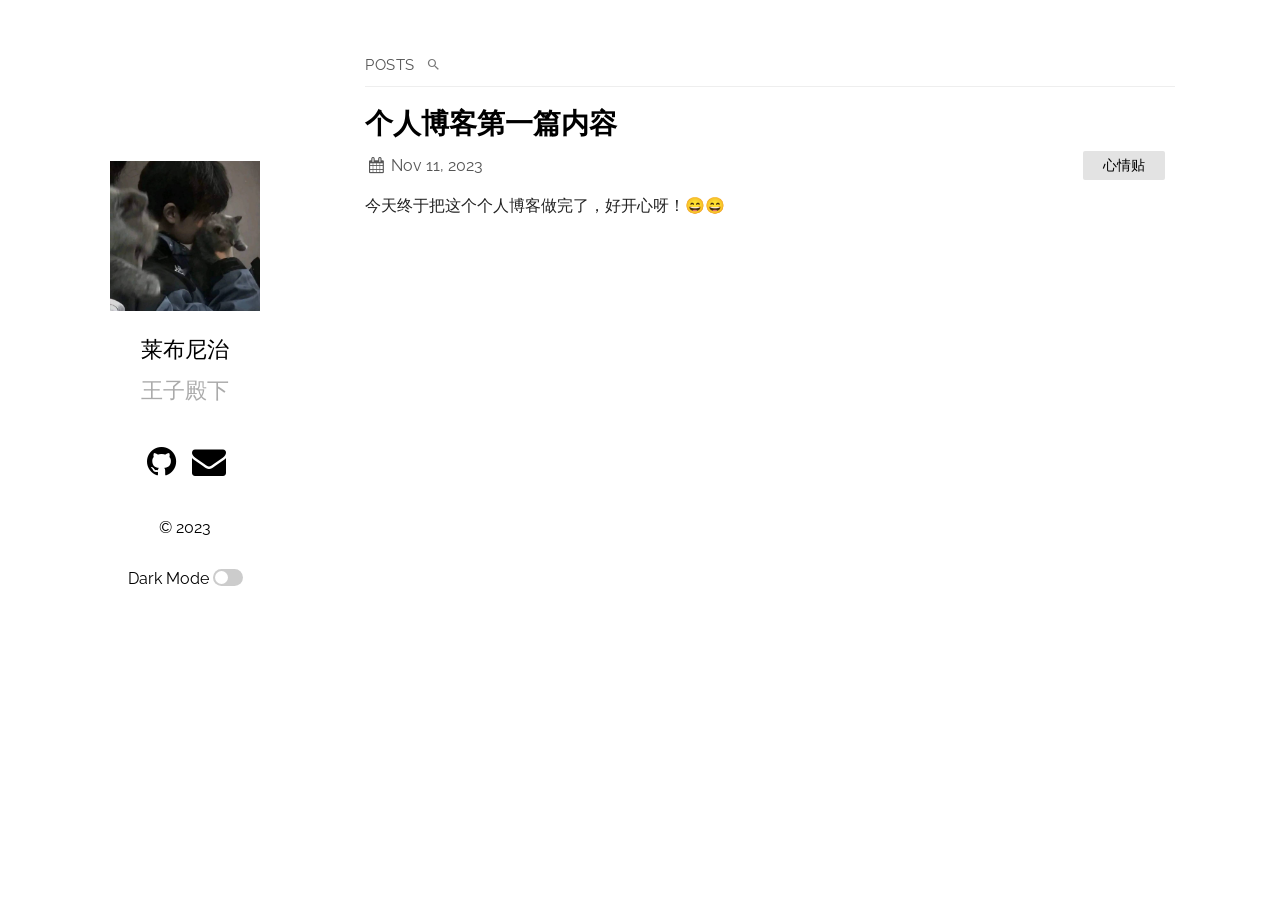
<file: index.html>
<!DOCTYPE html>
<html lang="en">

<head><meta charset="UTF-8">
<meta name="viewport" content="width=device-width, initial-scale=1.0">
<meta http-equiv="X-UA-Compatible" content="ie=edge">
<link href="https://fonts.googleapis.com/css?family=Merriweather:300|Raleway:400,700" rel="stylesheet">
<link rel="stylesheet" href="/assets/css/style.css">
<title>莱布尼治 BLOG</title>
<!-- Begin Jekyll SEO tag v2.8.0 -->
<title>莱布尼治 BLOG | Write an awesome description for your new site here. You can edit this line in _config.yml. It will appear in your document head meta (for Google search results) and in your feed.xml site description.</title>
<meta name="generator" content="Jekyll v4.3.2" />
<meta property="og:title" content="莱布尼治 BLOG" />
<meta name="author" content="莱布尼治" />
<meta property="og:locale" content="en_US" />
<meta name="description" content="Write an awesome description for your new site here. You can edit this line in _config.yml. It will appear in your document head meta (for Google search results) and in your feed.xml site description." />
<meta property="og:description" content="Write an awesome description for your new site here. You can edit this line in _config.yml. It will appear in your document head meta (for Google search results) and in your feed.xml site description." />
<link rel="canonical" href="http://localhost:4000/" />
<meta property="og:url" content="http://localhost:4000/" />
<meta property="og:site_name" content="莱布尼治 BLOG" />
<meta property="og:type" content="website" />
<meta name="twitter:card" content="summary" />
<meta property="twitter:title" content="莱布尼治 BLOG" />
<script type="application/ld+json">
{"@context":"https://schema.org","@type":"WebSite","author":{"@type":"Person","name":"莱布尼治"},"description":"Write an awesome description for your new site here. You can edit this line in _config.yml. It will appear in your document head meta (for Google search results) and in your feed.xml site description.","headline":"莱布尼治 BLOG","name":"莱布尼治 BLOG","url":"http://localhost:4000/"}</script>
<!-- End Jekyll SEO tag -->


<script type="text/javascript" src="/assets/js/darkmode.js"></script>

</head><body>
  <main class="container">
    <section class="about">
      <div class="about-header ">
      <div class="about-title">
      <a href="/">
        
        <img src="/assets/ytz.jpg" alt="莱布尼治" />
        
      </a>
      <h2 id="title">
        <a href="/">莱布尼治</a>
      </h2>
      </div><p class="tagline">王子殿下</p></div>
      
      <ul class="social about-footer "><a href="https://github.com/zhi-better" target="_blank">
          <li>
            <i class="icon-github-circled"></i>
          </li>
        </a><a href="mailto:3167038449@qq.com" target="_blank">
          <li>
            <i class="icon-mail-alt"></i>
          </li>
        </a></ul><p class="about-footer ">&copy;
        2023</p><div class="about-footer ">
        <p>Dark Mode
          <i class="icon-moon"></i>
          <label class="switch">
            <input type="checkbox" class="dark-mode-toggle">
            <span class="slider round" onclick="toggleDarkMode()"></span>
          </label>
        </p>
      </div>
    </section>
    <section class="content">
      
<ul class="posts">
    <li class="posts-labelgroup" id="posts-labelgroup">
      <h1 id="posts-label">posts</h1>
      
      <div class="search-container">
        <div class="search-section">
          <i class="icon-search"></i>
          <input type="text" name="search" id="searchbar" autocomplete="off" aria-label="search in posts">
        </div>
        <div class="search-results" id="search-results" data-placeholder="No Results" style="display: none;"></div>
      </div>
      
    </li><li><a class="post-link" href="/%E5%BF%83%E6%83%85%E8%B4%B4/2023/11/11/this-is-my-first-blog.html">
          <h2 class="post-title">个人博客第一篇内容</h2>
        </a>
        <div class="post-meta">
          <div class="post-date">
            <i class="icon-calendar"></i>
            Nov 11, 2023
          </div><ul class="post-categories"><li>心情贴</li></ul></div>
        <div class="post"><p>今天终于把这个个人博客做完了，好开心呀！😄😄</p>
</div>
      </li></ul>

  <!-- <p class="feed-subscribe"><svg class="svg-icon orange">
		<use xlink:href="/assets/minima-social-icons.svg#rss"></use>
	</svg><a href="/feed.xml">Subscribe</a></p> -->
    </section>
    <footer class="">
      <ul class="social about-footer "><a href="https://github.com/zhi-better" target="_blank">
          <li>
            <i class="icon-github-circled"></i>
          </li>
        </a><a href="mailto:3167038449@qq.com" target="_blank">
          <li>
            <i class="icon-mail-alt"></i>
          </li>
        </a></ul><p class="about-footer ">&copy;
        2023</p><div class="about-footer ">
        <p>Dark Mode
          <i class="icon-moon"></i>
          <label class="switch">
            <input type="checkbox" class="dark-mode-toggle">
            <span class="slider round" onclick="toggleDarkMode()"></span>
          </label>
        </p>
      </div>
    </footer>
  </main>
  
  <script type="text/javascript" src="/assets/js/darkmode.js"></script>
  
  <script src="/assets/js/simple-jekyll-search.min.js"></script>
  <script src="/assets/js/search.js"></script>
  
</body>

</html>
</file>
<file: assets/css/style.css>
@charset "UTF-8";
@font-face {
  font-family: "fontello";
  src: url("../font/fontello.eot?37382099");
  src: url("../font/fontello.eot?37382099#iefix") format("embedded-opentype"), url("../font/fontello.woff2?37382099") format("woff2"), url("../font/fontello.woff?37382099") format("woff"), url("../font/fontello.ttf?37382099") format("truetype"), url("../font/fontello.svg?37382099#fontello") format("svg");
  font-weight: normal;
  font-style: normal;
}
/* Chrome hack: SVG is rendered more smooth in Windozze. 100% magic, uncomment if you need it. */
/* Note, that will break hinting! In other OS-es font will be not as sharp as it could be */
/*
@media screen and (-webkit-min-device-pixel-ratio:0) {
  @font-face {
    font-family: 'fontello';
    src: url('../font/fontello.svg?37382099#fontello') format('svg');
  }
}
*/
[class^=icon-]:before, [class*=" icon-"]:before {
  font-family: "fontello";
  font-style: normal;
  font-weight: normal;
  speak: never;
  display: inline-block;
  text-decoration: inherit;
  width: 1em;
  margin-right: 0.2em;
  text-align: center;
  /* opacity: .8; */
  /* For safety - reset parent styles, that can break glyph codes*/
  font-variant: normal;
  text-transform: none;
  /* fix buttons height, for twitter bootstrap */
  line-height: 1em;
  /* Animation center compensation - margins should be symmetric */
  /* remove if not needed */
  margin-left: 0.2em;
  /* you can be more comfortable with increased icons size */
  /* font-size: 120%; */
  /* Font smoothing. That was taken from TWBS */
  -webkit-font-smoothing: antialiased;
  -moz-osx-font-smoothing: grayscale;
  /* Uncomment for 3D effect */
  /* text-shadow: 1px 1px 1px rgba(127, 127, 127, 0.3); */
}

.icon-calendar:before {
  content: "\e800";
} /* '' */
.icon-calendar-1:before {
  content: "\e801";
} /* '' */
.icon-search:before {
  content: "\e805";
} /* '' */
.icon-github-circled:before {
  content: "\f09b";
} /* '' */
.icon-pinterest-squared:before {
  content: "\f0d3";
} /* '' */
.icon-mail-alt:before {
  content: "\f0e0";
} /* '' */
.icon-youtube:before {
  content: "\f167";
} /* '' */
.icon-instagram:before {
  content: "\f16d";
} /* '' */
.icon-flickr:before {
  content: "\f16e";
} /* '' */
.icon-dribbble:before {
  content: "\f17d";
} /* '' */
.icon-gitlab:before {
  content: "\f296";
} /* '' */
.icon-telegram:before {
  content: "\f2c6";
} /* '' */
.icon-twitter-squared:before {
  content: "\f304";
} /* '' */
.icon-facebook-squared:before {
  content: "\f308";
} /* '' */
.icon-linkedin-squared:before {
  content: "\f30c";
} /* '' */
.icon-soundcloud:before {
  content: "\f348";
} /* '' */
.icon-stack-overflow:before {
  content: "\f16c";
} /* '' */
.icon-weibo:before {
  content: "\f1d6";
} /* '*/
/*! normalize.css v3.0.2 | MIT License | git.io/normalize */
html {
  font-family: sans-serif;
  -ms-text-size-adjust: 100%;
  -webkit-text-size-adjust: 100%;
}

body {
  margin: 0;
}

article,
aside,
details,
figcaption,
figure,
footer,
header,
hgroup,
main,
menu,
nav,
section,
summary {
  display: block;
}

audio,
canvas,
progress,
video {
  display: inline-block;
  vertical-align: baseline;
}

audio:not([controls]) {
  display: none;
  height: 0;
}

[hidden],
template {
  display: none;
}

a {
  background-color: transparent;
}

a:active,
a:hover {
  outline: 0;
}

abbr[title] {
  border-bottom: 1px dotted;
}

b,
strong {
  font-weight: bold;
}

dfn {
  font-style: italic;
}

h1 {
  font-size: 2em;
  margin: 0.67em 0;
}

mark {
  background: #ff0;
  color: #000;
}

small {
  font-size: 80%;
}

sub,
sup {
  font-size: 75%;
  line-height: 0;
  position: relative;
  vertical-align: baseline;
}

sup {
  top: -0.5em;
}

sub {
  bottom: -0.25em;
}

img {
  border: 0;
}

svg:not(:root) {
  overflow: hidden;
}

figure {
  margin: 1em 40px;
}

hr {
  -moz-box-sizing: content-box;
  box-sizing: content-box;
  height: 0;
}

pre {
  overflow: auto;
}

code,
kbd,
pre,
samp {
  font-family: monospace, monospace;
  font-size: 1em;
}

button,
input,
optgroup,
select,
textarea {
  color: inherit;
  font: inherit;
  margin: 0;
}

button {
  overflow: visible;
}

button,
select {
  text-transform: none;
}

button,
html input[type=button],
input[type=reset],
input[type=submit] {
  -webkit-appearance: button;
  cursor: pointer;
}

button[disabled],
html input[disabled] {
  cursor: default;
}

button::-moz-focus-inner,
input::-moz-focus-inner {
  border: 0;
  padding: 0;
}

input {
  line-height: normal;
}

input[type=checkbox],
input[type=radio] {
  box-sizing: border-box;
  padding: 0;
}

input[type=number]::-webkit-inner-spin-button,
input[type=number]::-webkit-outer-spin-button {
  height: auto;
}

input[type=search] {
  -webkit-appearance: textfield;
  -moz-box-sizing: content-box;
  -webkit-box-sizing: content-box;
  box-sizing: content-box;
}

input[type=search]::-webkit-search-cancel-button,
input[type=search]::-webkit-search-decoration {
  -webkit-appearance: none;
}

fieldset {
  border: 1px solid #c0c0c0;
  margin: 0 2px;
  padding: 0.35em 0.625em 0.75em;
}

legend {
  border: 0;
  padding: 0;
}

textarea {
  overflow: auto;
}

optgroup {
  font-weight: bold;
}

table {
  border-collapse: collapse;
  border-spacing: 0;
}

td,
th {
  padding: 0;
}

/* Solarized Light 
For use with Jekyll and Pygments
http://ethanschoonover.com/solarized
SOLARIZED HEX      ROLE
--------- -------- ------------------------------------------
base01    #586e75  body text / default code / primary content
base1     #93a1a1  comments / secondary content
base3     #fdf6e3  background
orange    #cb4b16  constants
red       #dc322f  regex, special keywords
blue      #268bd2  reserved keywords
cyan      #2aa198  strings, numbers
green     #859900  operators, other keywords
*/
.highlight {
  background-color: #fdf6e3;
  color: #586e75;
}

.highlight .c {
  color: #93a1a1;
} /* Comment */
.highlight .err {
  color: #586e75;
} /* Error */
.highlight .g {
  color: #586e75;
} /* Generic */
.highlight .k {
  color: #859900;
} /* Keyword */
.highlight .l {
  color: #586e75;
} /* Literal */
.highlight .n {
  color: #586e75;
} /* Name */
.highlight .o {
  color: #859900;
} /* Operator */
.highlight .x {
  color: #cb4b16;
} /* Other */
.highlight .p {
  color: #586e75;
} /* Punctuation */
.highlight .cm {
  color: #93a1a1;
} /* Comment.Multiline */
.highlight .cp {
  color: #859900;
} /* Comment.Preproc */
.highlight .c1 {
  color: #93a1a1;
} /* Comment.Single */
.highlight .cs {
  color: #859900;
} /* Comment.Special */
.highlight .gd {
  color: #2aa198;
} /* Generic.Deleted */
.highlight .ge {
  color: #586e75;
  font-style: italic;
} /* Generic.Emph */
.highlight .gr {
  color: #dc322f;
} /* Generic.Error */
.highlight .gh {
  color: #cb4b16;
} /* Generic.Heading */
.highlight .gi {
  color: #859900;
} /* Generic.Inserted */
.highlight .go {
  color: #586e75;
} /* Generic.Output */
.highlight .gp {
  color: #586e75;
} /* Generic.Prompt */
.highlight .gs {
  color: #586e75;
  font-weight: bold;
} /* Generic.Strong */
.highlight .gu {
  color: #cb4b16;
} /* Generic.Subheading */
.highlight .gt {
  color: #586e75;
} /* Generic.Traceback */
.highlight .kc {
  color: #cb4b16;
} /* Keyword.Constant */
.highlight .kd {
  color: #268bd2;
} /* Keyword.Declaration */
.highlight .kn {
  color: #859900;
} /* Keyword.Namespace */
.highlight .kp {
  color: #859900;
} /* Keyword.Pseudo */
.highlight .kr {
  color: #268bd2;
} /* Keyword.Reserved */
.highlight .kt {
  color: #dc322f;
} /* Keyword.Type */
.highlight .ld {
  color: #586e75;
} /* Literal.Date */
.highlight .m {
  color: #2aa198;
} /* Literal.Number */
.highlight .s {
  color: #2aa198;
} /* Literal.String */
.highlight .na {
  color: #586e75;
} /* Name.Attribute */
.highlight .nb {
  color: #B58900;
} /* Name.Builtin */
.highlight .nc {
  color: #268bd2;
} /* Name.Class */
.highlight .no {
  color: #cb4b16;
} /* Name.Constant */
.highlight .nd {
  color: #268bd2;
} /* Name.Decorator */
.highlight .ni {
  color: #cb4b16;
} /* Name.Entity */
.highlight .ne {
  color: #cb4b16;
} /* Name.Exception */
.highlight .nf {
  color: #268bd2;
} /* Name.Function */
.highlight .nl {
  color: #586e75;
} /* Name.Label */
.highlight .nn {
  color: #586e75;
} /* Name.Namespace */
.highlight .nx {
  color: #586e75;
} /* Name.Other */
.highlight .py {
  color: #586e75;
} /* Name.Property */
.highlight .nt {
  color: #268bd2;
} /* Name.Tag */
.highlight .nv {
  color: #268bd2;
} /* Name.Variable */
.highlight .ow {
  color: #859900;
} /* Operator.Word */
.highlight .w {
  color: #586e75;
} /* Text.Whitespace */
.highlight .mf {
  color: #2aa198;
} /* Literal.Number.Float */
.highlight .mh {
  color: #2aa198;
} /* Literal.Number.Hex */
.highlight .mi {
  color: #2aa198;
} /* Literal.Number.Integer */
.highlight .mo {
  color: #2aa198;
} /* Literal.Number.Oct */
.highlight .sb {
  color: #93a1a1;
} /* Literal.String.Backtick */
.highlight .sc {
  color: #2aa198;
} /* Literal.String.Char */
.highlight .sd {
  color: #586e75;
} /* Literal.String.Doc */
.highlight .s2 {
  color: #2aa198;
} /* Literal.String.Double */
.highlight .se {
  color: #cb4b16;
} /* Literal.String.Escape */
.highlight .sh {
  color: #586e75;
} /* Literal.String.Heredoc */
.highlight .si {
  color: #2aa198;
} /* Literal.String.Interpol */
.highlight .sx {
  color: #2aa198;
} /* Literal.String.Other */
.highlight .sr {
  color: #dc322f;
} /* Literal.String.Regex */
.highlight .s1 {
  color: #2aa198;
} /* Literal.String.Single */
.highlight .ss {
  color: #2aa198;
} /* Literal.String.Symbol */
.highlight .bp {
  color: #268bd2;
} /* Name.Builtin.Pseudo */
.highlight .vc {
  color: #268bd2;
} /* Name.Variable.Class */
.highlight .vg {
  color: #268bd2;
} /* Name.Variable.Global */
.highlight .vi {
  color: #268bd2;
} /* Name.Variable.Instance */
.highlight .il {
  color: #2aa198;
} /* Literal.Number.Integer.Long */
.highlight {
  background-color: #f4f4f4;
}

div.highlight {
  padding: 5px 20px;
}

pre.highlight, code {
  font-family: "Consolas", Menlo, monospace;
  line-height: 1.4em;
  tab-size: 4;
}

*,
*:before,
*:after {
  box-sizing: border-box;
}

body {
  font-family: "Raleway", sans-serif;
  font-size: 16px;
  line-height: 1.2em;
  margin: 0;
  -webkit-font-smoothing: antialiased;
  -moz-osx-font-smoothing: grayscale;
}

img,
embed,
object,
video {
  max-width: 100%;
}

a {
  color: #000;
  transition: color 0.3s;
}
a:hover {
  color: #0a59b0;
}

h2 {
  margin: 0.7em 0;
}
@media screen and (max-width: 768px) {
  h2 {
    margin: 0.3em 0;
  }
}

main {
  margin: 0 90px;
  display: flex;
  height: 100%;
}
@media screen and (min-width: 1600px) {
  main {
    margin: 0 auto;
    max-width: 1440px;
  }
}
@media screen and (max-width: 1280px) {
  main {
    margin: 0 75px;
  }
}
@media screen and (max-width: 1024px) {
  main {
    margin: 0 35px;
  }
}
@media screen and (max-width: 768px) {
  main {
    margin: 0 10px;
    flex-direction: column;
  }
}
@media screen and (max-width: 480px) {
  main {
    margin: 0;
  }
}
@media screen and (min-width: 769px) {
  main .content {
    max-width: calc(100% - 220px);
    margin-left: 220px;
    width: 100%;
  }
}
main .about {
  display: flex;
  height: 100vh;
  padding-bottom: 15vh;
  min-width: 220px;
  justify-content: center;
  flex-direction: column;
  align-items: center;
}
@media screen and (max-width: 768px) {
  main .about {
    height: auto;
    padding: 5vh 30px;
  }
}
@media screen and (max-width: 480px) {
  main .about {
    padding: 5vh 20px;
  }
}
@media screen and (min-width: 769px) {
  main .about {
    position: fixed;
    max-width: 280px;
  }
}
main .about h2 {
  font-size: 22px;
  margin-top: 25px;
  margin-bottom: 0;
  color: #222222;
  font-weight: normal;
}
main .about .tagline {
  text-align: center;
  font-size: 22px;
  margin-top: 0px;
  color: #aaa;
  white-space: pre-wrap;
  line-height: normal;
}
main .about img {
  max-width: 150px;
}
main .about img.dark {
  display: none;
}
main .about .about-header {
  display: flex;
  flex-direction: column;
}
main .about .about-header .about-title {
  display: flex;
  flex-direction: column;
  align-items: center;
  margin-bottom: 17px;
}

#title a {
  text-decoration: none;
}

.social {
  list-style-type: none;
  padding: 0;
  display: flex;
  flex-wrap: wrap;
  justify-content: center;
}
.social a {
  margin-bottom: 0.5em;
}
.social li i {
  font-size: 34px;
}

.navigation {
  width: 80%;
}
.navigation ul {
  list-style-type: none;
  padding: 0;
  margin-top: 0;
}
.navigation ul li:last-child a {
  border-bottom: 0;
}
.navigation ul a {
  display: block;
  font-family: "Merriweather";
  text-align: center;
  padding: 1rem 0;
  text-decoration: none;
  border-bottom: 1px solid #ececec;
}
@media screen and (max-width: 768px) {
  .navigation ul a {
    padding: 2rem 0;
  }
}

.post-wrapper {
  border-bottom: 1px solid #ececec;
  margin-bottom: 1rem;
  padding-bottom: 1rem;
}

.post-categories {
  list-style-type: none;
  margin: 0;
  padding: 0;
}
.post-categories li {
  font-size: 14px;
  float: left;
  background-color: #e3e3e3;
  padding: 5px 20px;
  border-radius: 2px;
  margin-right: 10px;
}
@media screen and (max-width: 768px) {
  .post-categories li {
    margin-top: 5px;
  }
}

.post-date {
  margin-right: 10px;
  color: #555;
  min-width: 150px;
}

.post-meta {
  display: flex;
  justify-content: space-between;
  align-items: center;
  min-height: 30px;
}
@media screen and (max-width: 768px) {
  .post-meta {
    flex-direction: column;
    align-items: baseline;
  }
  .post-meta .post-date {
    margin: 10px 0;
  }
}

.post-link {
  text-decoration: none;
}

.post-title {
  line-height: 1.2em;
  font-size: 28px;
  margin-bottom: 10px;
}

.posts,
.post-container {
  list-style-type: none;
  margin: 45px 30px;
}
@media screen and (max-width: 480px) {
  .posts,
  .post-container {
    margin-left: 20px;
    margin-right: 20px;
  }
}
@media screen and (max-width: 768px) {
  .posts,
  .post-container {
    padding: 0 !important;
    margin-top: 0;
  }
}

.post-container {
  padding-left: 30px;
}

.post {
  font-family: "Merriweather", sans-serif;
  font-weight: 300;
  color: #222;
  line-height: 1.9em;
}
.post p {
  margin-top: 10px;
}
.post a {
  color: #0a59b0;
  text-decoration: none;
  transition: border-bottom 0.4s;
}
.post a:hover {
  border-bottom: 0.5px solid #0a59b0;
}
.post h1,
.post h2,
.post h3,
.post h4,
.post h5,
.post h6 {
  font-family: Raleway, sans-serif;
}

.posts-labelgroup {
  margin: 0 0 0.67em 0;
  display: flex;
  align-items: baseline;
  border-bottom: 1px solid #eee;
}

#posts-label {
  font-size: 15px;
  color: #555;
  text-transform: uppercase;
  letter-spacing: 0.5px;
  padding: 10px 0;
  font-weight: normal;
  margin: 0;
  overflow: hidden;
  transition: width 0.1s;
}

table th, table td {
  padding: 8px 13px;
  border: 1px solid #dfe2e5;
}
table th {
  background-color: #eee;
  font-family: Raleway;
}

footer {
  display: none;
}

@media screen and (max-width: 768px) {
  .about .about-header.condensed {
    align-items: start;
    align-self: start;
  }
  .about .about-header.condensed .about-title {
    flex-direction: row;
    margin-bottom: 10px;
  }
  .about .about-header.condensed .about-title img {
    max-height: 40px;
  }
  .about .about-header.condensed .about-title h2 {
    margin: 0 10px;
  }
  .about .about-header.condensed .tagline {
    font-size: 18px;
    margin-bottom: 0px;
  }
  .about .about-footer.condensed {
    display: none;
  }
  footer.condensed {
    display: flex;
    flex-direction: column;
    align-items: center;
    margin: 0 40px;
    border-top: 1px solid #eee;
  }
}
@media screen and (max-width: 768px) and (max-width: 480px) {
  footer.condensed {
    margin: 0 20px;
  }
}
/* Post Label And Search */
/* Hack iOS Safari Unfocus */
main {
  outline: none;
  min-height: 100vh;
}

.posts-labelgroup {
  /* Firefox Flex Hack */
}
@-moz-document url-prefix() {
  .posts-labelgroup {
    align-items: center;
  }
}
.posts-labelgroup .search-section {
  display: flex;
  flex-grow: 1;
  border-top: 1px solid transparent;
  border-bottom: 1px solid transparent;
  align-items: center;
  border-radius: 5px;
}
.posts-labelgroup i {
  color: #777;
  flex-grow: 0;
  padding: 0 8px;
  transition: color 0.5s;
  font-size: 15px;
}
.posts-labelgroup input {
  color: #555;
  background-color: transparent;
  font-size: 15px;
  flex-grow: 1;
  height: 39px;
  border: none;
  padding: 10px 0;
  outline: none;
  transition: color 0.5s;
}
.posts-labelgroup .search-results {
  display: flex;
  flex-direction: column;
  border-radius: 5px;
  border-top-left-radius: 0;
  border-top-right-radius: 0;
  position: absolute;
  background-color: #fff;
  min-width: 160px;
  width: 100%;
  min-height: 50px;
  box-shadow: 0 1px 2px 0 rgba(32, 33, 36, 0.28);
  z-index: 3;
  padding: 10px 0;
  font-size: 15px;
  border: 1px solid rgba(223, 225, 229, 0);
}
.posts-labelgroup .search-results:empty::before {
  content: attr(data-placeholder);
  padding: 8px 25px 8px 14px;
}
.posts-labelgroup .search-results a {
  padding: 8px 25px 8px 14px;
  text-decoration: none;
  display: flex;
  background-color: transparent;
}
.posts-labelgroup .search-results a:hover {
  color: black;
  background-color: #eee;
}
.posts-labelgroup .search-results a::before {
  content: "\e805";
  font-family: "fontello";
  font-style: normal;
  speak: none;
  display: inline-block;
  text-decoration: inherit;
  font-variant: normal;
  text-transform: none;
  -webkit-font-smoothing: antialiased;
  -moz-osx-font-smoothing: grayscale;
  font-feature-settings: "liga";
  margin-right: 14px;
  padding: 0 3px;
  color: #9aa0a6;
}
.posts-labelgroup .search-container {
  display: block;
  flex-grow: 1;
  position: relative;
}
.posts-labelgroup:hover i {
  color: #0a59b0;
}
.posts-labelgroup.focus-within .search-section {
  border-bottom-left-radius: 0;
  border-bottom-right-radius: 0;
  box-shadow: 0 1px 2px 0 rgba(32, 33, 36, 0.28);
  border: 1px solid rgba(223, 225, 229, 0);
  border-bottom: solid 1px #eee;
  z-index: 3;
  margin: 0 auto;
}
.posts-labelgroup.focus-within input {
  color: black;
}
.posts-labelgroup.focus-within i {
  color: #0a59b0;
  padding: 0 14px;
}

.switch {
  position: relative;
  display: inline-block;
  width: 30px;
  height: 17px;
}

.switch input {
  opacity: 0;
  width: 0;
  height: 0;
}

.slider {
  position: absolute;
  cursor: pointer;
  top: 0;
  left: 0;
  right: 0;
  bottom: 0;
  background-color: #ccc;
  -webkit-transition: 0.4s;
  transition: 0.4s;
}

.slider:before {
  position: absolute;
  content: "";
  height: 13px;
  width: 13px;
  left: 2px;
  bottom: 2px;
  background-color: white;
  -webkit-transition: 0.4s;
  transition: 0.4s;
}

input:checked + .slider {
  background-color: #002b36;
}

input:focus + .slider {
  box-shadow: 0 0 1px #2196F3;
}

input:checked + .slider:before {
  -webkit-transform: translateX(13px);
  -ms-transform: translateX(13px);
  transform: translateX(13px);
}

/* Rounded sliders */
.slider.round {
  border-radius: 17px;
}

.slider.round:before {
  border-radius: 50%;
}

.dark,
.dark * {
  background-color: #171717;
  color: #f6f6f6;
  border-color: #e6e6e6;
  /* Solarized Dark 

  For use with Jekyll and Pygments

  http://ethanschoonover.com/solarized

  SOLARIZED HEX      ROLE
  --------- -------- ------------------------------------------
  base03    #002b36  background
  base01    #586e75  comments / secondary content
  base1     #93a1a1  body text / default code / primary content
  orange    #cb4b16  constants
  red       #dc322f  regex, special keywords
  blue      #268bd2  reserved keywords
  cyan      #2aa198  strings, numbers
  green     #859900  operators, other keywords
  */
  /* Comment */
  /* Error */
  /* Generic */
  /* Keyword */
  /* Literal */
  /* Name */
  /* Operator */
  /* Other */
  /* Punctuation */
  /* Comment.Multiline */
  /* Comment.Preproc */
  /* Comment.Single */
  /* Comment.Special */
  /* Generic.Deleted */
  /* Generic.Emph */
  /* Generic.Error */
  /* Generic.Heading */
  /* Generic.Inserted */
  /* Generic.Output */
  /* Generic.Prompt */
  /* Generic.Strong */
  /* Generic.Subheading */
  /* Generic.Traceback */
  /* Keyword.Constant */
  /* Keyword.Declaration */
  /* Keyword.Namespace */
  /* Keyword.Pseudo */
  /* Keyword.Reserved */
  /* Keyword.Type */
  /* Literal.Date */
  /* Literal.Number */
  /* Literal.String */
  /* Name.Attribute */
  /* Name.Builtin */
  /* Name.Class */
  /* Name.Constant */
  /* Name.Decorator */
  /* Name.Entity */
  /* Name.Exception */
  /* Name.Function */
  /* Name.Label */
  /* Name.Namespace */
  /* Name.Other */
  /* Name.Property */
  /* Name.Tag */
  /* Name.Variable */
  /* Operator.Word */
  /* Text.Whitespace */
  /* Literal.Number.Float */
  /* Literal.Number.Hex */
  /* Literal.Number.Integer */
  /* Literal.Number.Oct */
  /* Literal.String.Backtick */
  /* Literal.String.Char */
  /* Literal.String.Doc */
  /* Literal.String.Double */
  /* Literal.String.Escape */
  /* Literal.String.Heredoc */
  /* Literal.String.Interpol */
  /* Literal.String.Other */
  /* Literal.String.Regex */
  /* Literal.String.Single */
  /* Literal.String.Symbol */
  /* Name.Builtin.Pseudo */
  /* Name.Variable.Class */
  /* Name.Variable.Global */
  /* Name.Variable.Instance */
  /* Literal.Number.Integer.Long */
}
.dark .about img.light,
.dark * .about img.light {
  display: none;
}
.dark .about img.dark,
.dark * .about img.dark {
  display: inline;
}
.dark .post p,
.dark * .post p {
  color: #ddd;
}
.dark .social [class^=icon-],
.dark * .social [class^=icon-] {
  color: #f6f6f6;
}
.dark #posts-label,
.dark * #posts-label {
  color: #f6f6f6;
  border-bottom: 1px solid #272727;
}
.dark .highlight,
.dark * .highlight {
  background-color: #002b36;
  color: #93a1a1;
}
.dark .highlight .c,
.dark * .highlight .c {
  color: #586e75;
}
.dark .highlight .err,
.dark * .highlight .err {
  color: #93a1a1;
}
.dark .highlight .g,
.dark * .highlight .g {
  color: #93a1a1;
}
.dark .highlight .k,
.dark * .highlight .k {
  color: #859900;
}
.dark .highlight .l,
.dark * .highlight .l {
  color: #93a1a1;
}
.dark .highlight .n,
.dark * .highlight .n {
  color: #93a1a1;
}
.dark .highlight .o,
.dark * .highlight .o {
  color: #859900;
}
.dark .highlight .x,
.dark * .highlight .x {
  color: #cb4b16;
}
.dark .highlight .p,
.dark * .highlight .p {
  color: #93a1a1;
}
.dark .highlight .cm,
.dark * .highlight .cm {
  color: #586e75;
}
.dark .highlight .cp,
.dark * .highlight .cp {
  color: #859900;
}
.dark .highlight .c1,
.dark * .highlight .c1 {
  color: #586e75;
}
.dark .highlight .cs,
.dark * .highlight .cs {
  color: #859900;
}
.dark .highlight .gd,
.dark * .highlight .gd {
  color: #2aa198;
}
.dark .highlight .ge,
.dark * .highlight .ge {
  color: #93a1a1;
  font-style: italic;
}
.dark .highlight .gr,
.dark * .highlight .gr {
  color: #dc322f;
}
.dark .highlight .gh,
.dark * .highlight .gh {
  color: #cb4b16;
}
.dark .highlight .gi,
.dark * .highlight .gi {
  color: #859900;
}
.dark .highlight .go,
.dark * .highlight .go {
  color: #93a1a1;
}
.dark .highlight .gp,
.dark * .highlight .gp {
  color: #93a1a1;
}
.dark .highlight .gs,
.dark * .highlight .gs {
  color: #93a1a1;
  font-weight: bold;
}
.dark .highlight .gu,
.dark * .highlight .gu {
  color: #cb4b16;
}
.dark .highlight .gt,
.dark * .highlight .gt {
  color: #93a1a1;
}
.dark .highlight .kc,
.dark * .highlight .kc {
  color: #cb4b16;
}
.dark .highlight .kd,
.dark * .highlight .kd {
  color: #268bd2;
}
.dark .highlight .kn,
.dark * .highlight .kn {
  color: #859900;
}
.dark .highlight .kp,
.dark * .highlight .kp {
  color: #859900;
}
.dark .highlight .kr,
.dark * .highlight .kr {
  color: #268bd2;
}
.dark .highlight .kt,
.dark * .highlight .kt {
  color: #dc322f;
}
.dark .highlight .ld,
.dark * .highlight .ld {
  color: #93a1a1;
}
.dark .highlight .m,
.dark * .highlight .m {
  color: #2aa198;
}
.dark .highlight .s,
.dark * .highlight .s {
  color: #2aa198;
}
.dark .highlight .na,
.dark * .highlight .na {
  color: #93a1a1;
}
.dark .highlight .nb,
.dark * .highlight .nb {
  color: #B58900;
}
.dark .highlight .nc,
.dark * .highlight .nc {
  color: #268bd2;
}
.dark .highlight .no,
.dark * .highlight .no {
  color: #cb4b16;
}
.dark .highlight .nd,
.dark * .highlight .nd {
  color: #268bd2;
}
.dark .highlight .ni,
.dark * .highlight .ni {
  color: #cb4b16;
}
.dark .highlight .ne,
.dark * .highlight .ne {
  color: #cb4b16;
}
.dark .highlight .nf,
.dark * .highlight .nf {
  color: #268bd2;
}
.dark .highlight .nl,
.dark * .highlight .nl {
  color: #93a1a1;
}
.dark .highlight .nn,
.dark * .highlight .nn {
  color: #93a1a1;
}
.dark .highlight .nx,
.dark * .highlight .nx {
  color: #93a1a1;
}
.dark .highlight .py,
.dark * .highlight .py {
  color: #93a1a1;
}
.dark .highlight .nt,
.dark * .highlight .nt {
  color: #268bd2;
}
.dark .highlight .nv,
.dark * .highlight .nv {
  color: #268bd2;
}
.dark .highlight .ow,
.dark * .highlight .ow {
  color: #859900;
}
.dark .highlight .w,
.dark * .highlight .w {
  color: #93a1a1;
}
.dark .highlight .mf,
.dark * .highlight .mf {
  color: #2aa198;
}
.dark .highlight .mh,
.dark * .highlight .mh {
  color: #2aa198;
}
.dark .highlight .mi,
.dark * .highlight .mi {
  color: #2aa198;
}
.dark .highlight .mo,
.dark * .highlight .mo {
  color: #2aa198;
}
.dark .highlight .sb,
.dark * .highlight .sb {
  color: #586e75;
}
.dark .highlight .sc,
.dark * .highlight .sc {
  color: #2aa198;
}
.dark .highlight .sd,
.dark * .highlight .sd {
  color: #93a1a1;
}
.dark .highlight .s2,
.dark * .highlight .s2 {
  color: #2aa198;
}
.dark .highlight .se,
.dark * .highlight .se {
  color: #cb4b16;
}
.dark .highlight .sh,
.dark * .highlight .sh {
  color: #93a1a1;
}
.dark .highlight .si,
.dark * .highlight .si {
  color: #2aa198;
}
.dark .highlight .sx,
.dark * .highlight .sx {
  color: #2aa198;
}
.dark .highlight .sr,
.dark * .highlight .sr {
  color: #dc322f;
}
.dark .highlight .s1,
.dark * .highlight .s1 {
  color: #2aa198;
}
.dark .highlight .ss,
.dark * .highlight .ss {
  color: #2aa198;
}
.dark .highlight .bp,
.dark * .highlight .bp {
  color: #268bd2;
}
.dark .highlight .vc,
.dark * .highlight .vc {
  color: #268bd2;
}
.dark .highlight .vg,
.dark * .highlight .vg {
  color: #268bd2;
}
.dark .highlight .vi,
.dark * .highlight .vi {
  color: #268bd2;
}
.dark .highlight .il,
.dark * .highlight .il {
  color: #2aa198;
}
.dark .highlight, .dark .highlight *,
.dark * .highlight,
.dark * .highlight * {
  background-color: #00080a;
  color: #93a1a1;
}
.dark div.highlight-dark,
.dark * div.highlight-dark {
  padding: 5px 20px;
}
.dark pre.highlight-dark, .dark code,
.dark * pre.highlight-dark,
.dark * code {
  font-family: "Consolas", Menlo, monospace;
  line-height: 1.4em;
  tab-size: 4;
}
.dark .post-categories li,
.dark * .post-categories li {
  background-color: #333;
  color: #fff;
}
.dark a,
.dark * a {
  color: #4da3ff;
}
.dark #title a,
.dark * #title a {
  color: #fff;
}
.dark #title a:hover,
.dark * #title a:hover {
  color: #4da3ff;
}
.dark .posts-labelgroup,
.dark * .posts-labelgroup {
  border-bottom: 1px solid #333;
}
.dark .posts-labelgroup .search-results,
.dark * .posts-labelgroup .search-results {
  background-color: #333;
}
.dark .posts-labelgroup .search-results a,
.dark * .posts-labelgroup .search-results a {
  color: white;
}
.dark .posts-labelgroup .search-results a:hover,
.dark * .posts-labelgroup .search-results a:hover {
  background-color: #171717;
}
.dark .posts-labelgroup .search-section i,
.dark * .posts-labelgroup .search-section i {
  background-color: transparent;
}
.dark .posts-labelgroup:hover i,
.dark * .posts-labelgroup:hover i {
  color: white;
}
.dark .posts-labelgroup:hover input,
.dark * .posts-labelgroup:hover input {
  color: white;
}
.dark .posts-labelgroup.focus-within .search-section,
.dark * .posts-labelgroup.focus-within .search-section {
  background-color: #333;
}
.dark .posts-labelgroup.focus-within input,
.dark * .posts-labelgroup.focus-within input {
  color: #f6f6f6;
}
.dark .posts-labelgroup.focus-within i,
.dark * .posts-labelgroup.focus-within i {
  color: white;
}

.dark table th, .dark table td {
  border: 1px solid #333;
}
.dark table th {
  background-color: #0d0d0d;
}

/*# sourceMappingURL=style.css.map */
</file>
